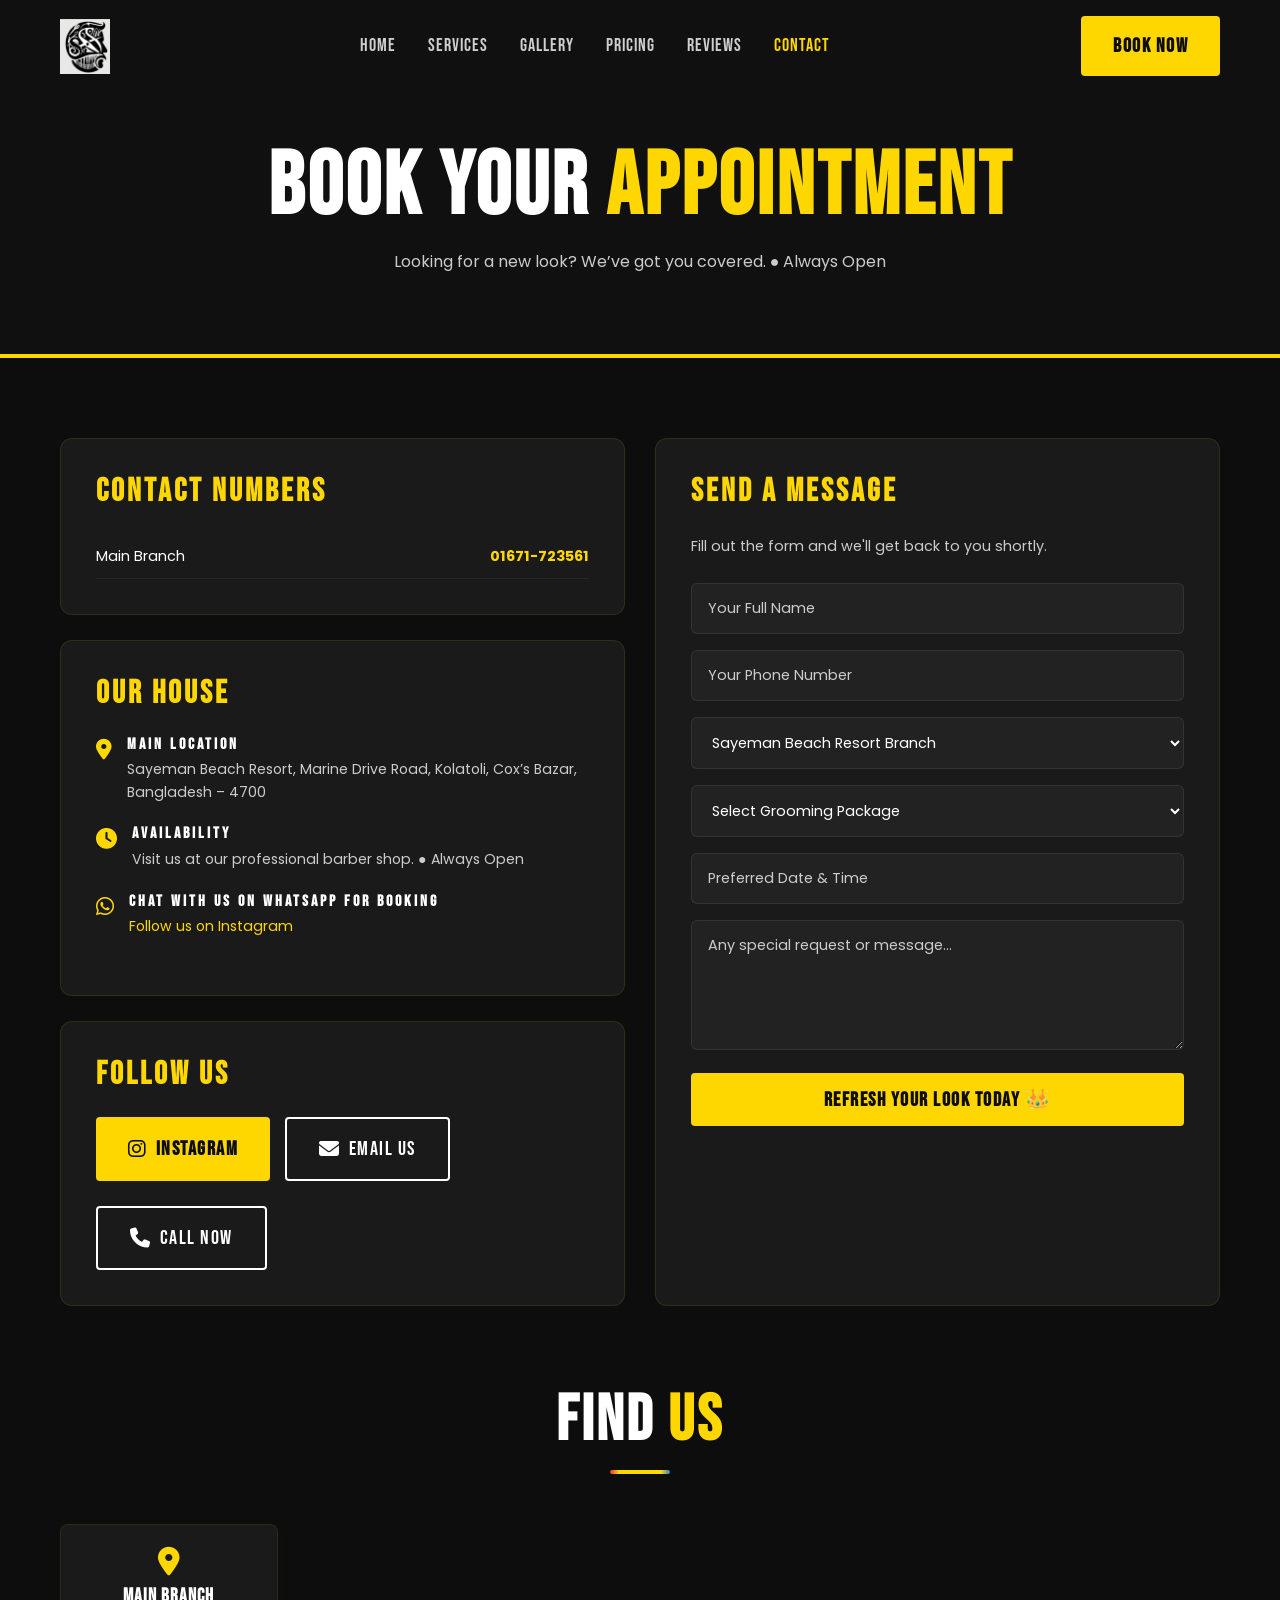
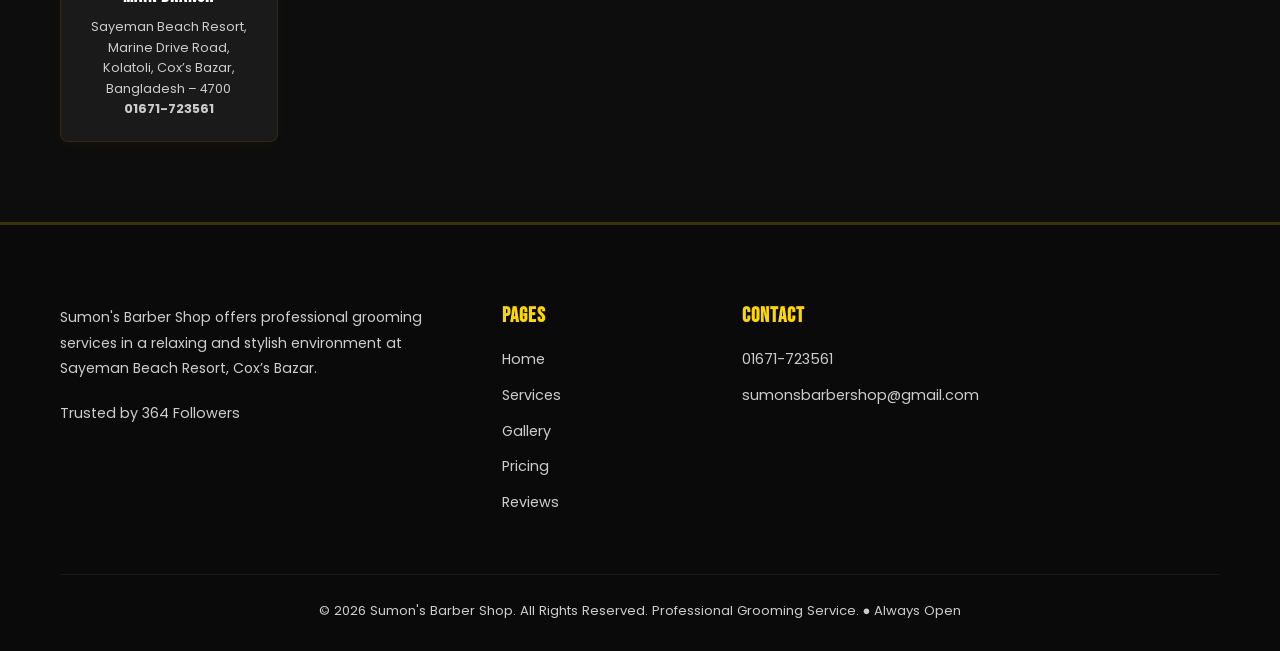
<file: contact.html>
<!DOCTYPE html>
<html lang="en">

<head>
    <meta charset="UTF-8">
    <meta name="viewport" content="width=device-width, initial-scale=1.0">
    <title>Contact | Sumon's Barber Shop</title>
    <link
        href="https://fonts.googleapis.com/css2?family=Bebas+Neue&family=Poppins:wght@300;400;500;600;700&display=swap"
        rel="stylesheet">
    <link rel="stylesheet" href="https://cdnjs.cloudflare.com/ajax/libs/font-awesome/6.4.0/css/all.min.css">
    <link rel="stylesheet" href="style.css">
</head>

<body>

    <header id="header">
        <div class="container nav-wrapper">
            <a href="index.html" class="logo"><img src="logo.png" alt="Sumon's Barber Shop Logo"></a>
            <nav class="nav-menu">
                <a href="index.html">Home</a><a href="services.html">Services</a>
                <a href="gallery.html">Gallery</a><a href="pricing.html">Pricing</a>
                <a href="reviews.html">Reviews</a><a href="contact.html" class="active">Contact</a>
            </nav>
            <a href="tel:+8801671723561" class="btn btn-yellow nav-book">Book Now</a>
            <button class="hamburger"><span></span><span></span><span></span></button>
        </div>
    </header>
    <div class="mobile-nav">
        <a href="index.html">Home</a><a href="services.html">Services</a><a href="gallery.html">Gallery</a>
        <a href="pricing.html">Pricing</a><a href="reviews.html">Reviews</a><a href="contact.html">Contact</a>
        <a href="contact.html" class="btn btn-yellow" style="margin-top:20px;text-align:center;">Book Now</a>
    </div>
    <div class="mobile-nav-overlay"></div>

    <section class="page-hero">
        <h1>BOOK YOUR <span>APPOINTMENT</span></h1>
        <p>Looking for a new look? We’ve got you covered. &#x25CF; Always Open</p>
    </section>

    <section class="section">
        <div class="container">
            <div class="contact-grid">

                <!-- Left: Info -->
                <div>
                    <!-- Phone Numbers -->
                    <div class="contact-card reveal">
                        <h3>Contact Numbers</h3>
                        <ul class="phone-list">
                             <li><span>Main Branch</span><strong>01671-723561</strong></li>
                        </ul>
                    </div>

                    <!-- Address -->
                    <div class="contact-card reveal" style="margin-top: 25px;">
                        <h3>OUR <span>HOUSE</span></h3>
                        <div class="contact-item">
                            <i class="fas fa-map-marker-alt"></i>
                            <div>
                                <h4>Main Location</h4>
                                  <p>Sayeman Beach Resort, Marine Drive Road, Kolatoli, Cox’s Bazar, Bangladesh – 4700</p>
                            </div>
                        </div>
                        <div class="contact-item">
                            <i class="fas fa-clock"></i>
                            <div>
                                <h4>Availability</h4>
                                  <p>Visit us at our professional barber shop. &#x25CF; Always Open</p>
                            </div>
                        </div>
                        <div class="contact-item">
                            <i class="fab fa-whatsapp"></i>
                            <div>
                                <h4>Chat with us on WhatsApp for booking</h4>
                                <p><a href="https://www.instagram.com/sumonsbarbershop0" target="_blank"
                                        style="color: var(--yellow);">Follow us on Instagram</a></p>
                            </div>
                        </div>
                    </div>

                    <!-- Social -->
                    <div class="contact-card reveal" style="margin-top: 25px;">
                        <h3>Follow Us</h3>
                        <div style="display: flex; gap: 15px; flex-wrap: wrap; margin-top: 5px;">
                            <a href="https://www.instagram.com/sumonsbarbershop0" target="_blank" class="btn btn-yellow"
                                style="gap: 8px;"><i class="fab fa-instagram"></i> Instagram</a>
                            <a href="mailto:sumonsbarbershop@gmail.com" target="_blank" class="btn btn-outline"
                                style="gap: 8px;"><i class="fas fa-envelope"></i> Email Us</a>
                            <a href="tel:+8801671723561" target="_blank" class="btn btn-outline"
                                style="gap: 8px; margin-top: 10px;"><i class="fas fa-phone"></i> Call Now</a>
                        </div>
                    </div>
                </div>

                <!-- Right: Form -->
                <div class="contact-card reveal">
                    <h3>Send a Message</h3>
                    <p style="color: var(--gray); margin-bottom: 25px; font-size: 0.9rem;">Fill out the form and we'll
                        get back to you shortly.</p>
                    <form id="contact-form" class="contact-form">
                        <input type="text" name="name" placeholder="Your Full Name" required>
                        <input type="tel" name="phone" placeholder="Your Phone Number" required>
                        <select name="location">
                            <option value="cox-bazar">Sayeman Beach Resort Branch</option>
                        </select>
                        <select name="service">
                            <option value="" disabled selected>Select Grooming Package</option>
                            <option value="gentleman-cut">THE GENTLEMAN’S CUT – 399 BDT</option>
                            <option value="royal-groom">ROYAL GROOM PACKAGE – 650 BDT</option>
                            <option value="urban-king">THE URBAN KING – 1050 BDT</option>
                            <option value="signature-look">SIGNATURE LOOK – 1650 BDT</option>
                            <option value="executive-refresh">EXECUTIVE REFRESH – 2550 BDT</option>
                            <option value="royal-treatment">ROYAL TREATMENT – 2999 BDT</option>
                        </select>
                        <input type="text" name="date" placeholder="Preferred Date & Time">
                        <textarea name="message" placeholder="Any special request or message..."></textarea>
                         <button type="submit" class="btn btn-yellow btn-block">Refresh Your Look Today 👑</button>
                    </form>
                </div>

            </div>

            <!-- Location Grid -->
            <div class="section-title reveal" style="margin-top: 80px;">
                <h2>FIND <span>US</span></h2>
                <div class="title-line"></div>
            </div>
            <div class="branch-grid">
                <div class="branch-card reveal">
                    <i class="fas fa-map-marker-alt"></i>
                    <h4>Main Branch</h4>
                    <span>Sayeman Beach Resort, Marine Drive Road, Kolatoli, Cox’s Bazar, Bangladesh – 4700<br><strong>01671-723561</strong></span>
                </div>
            </div>

        </div>
    </section>

    <footer>
        <div class="container">
            <div class="footer-top">
                <div class="footer-brand">
                    <p>Sumon's Barber Shop offers professional grooming services in a relaxing and stylish environment at Sayeman Beach Resort, Cox’s Bazar.</p>
                    <div class="social-row">
                        <p style="color: var(--gray); font-size: 0.9rem;">Trusted by 364 Followers</p>
                    </div>
                </div>
                <div class="footer-col">
                    <h4>Pages</h4>
                    <ul>
                        <li><a href="index.html">Home</a></li>
                        <li><a href="services.html">Services</a></li>
                        <li><a href="gallery.html">Gallery</a></li>
                        <li><a href="pricing.html">Pricing</a></li>
                        <li><a href="reviews.html">Reviews</a></li>
                    </ul>
                </div>
                <div class="footer-col">
                    <h4>Contact</h4>
                    <ul>
                        <li><a href="tel:+8801671723561">01671-723561</a></li>
                        <li><a href="mailto:sumonsbarbershop@gmail.com">sumonsbarbershop@gmail.com</a></li>
                    </ul>
                </div>
            </div>
            <div class="footer-bottom">&copy; 2026 Sumon's Barber Shop. All Rights Reserved. Professional Grooming Service. &#x25CF; Always Open</div>
        </div>
    </footer>
    <script src="script.js"></script>
</body>

</html>
</file>
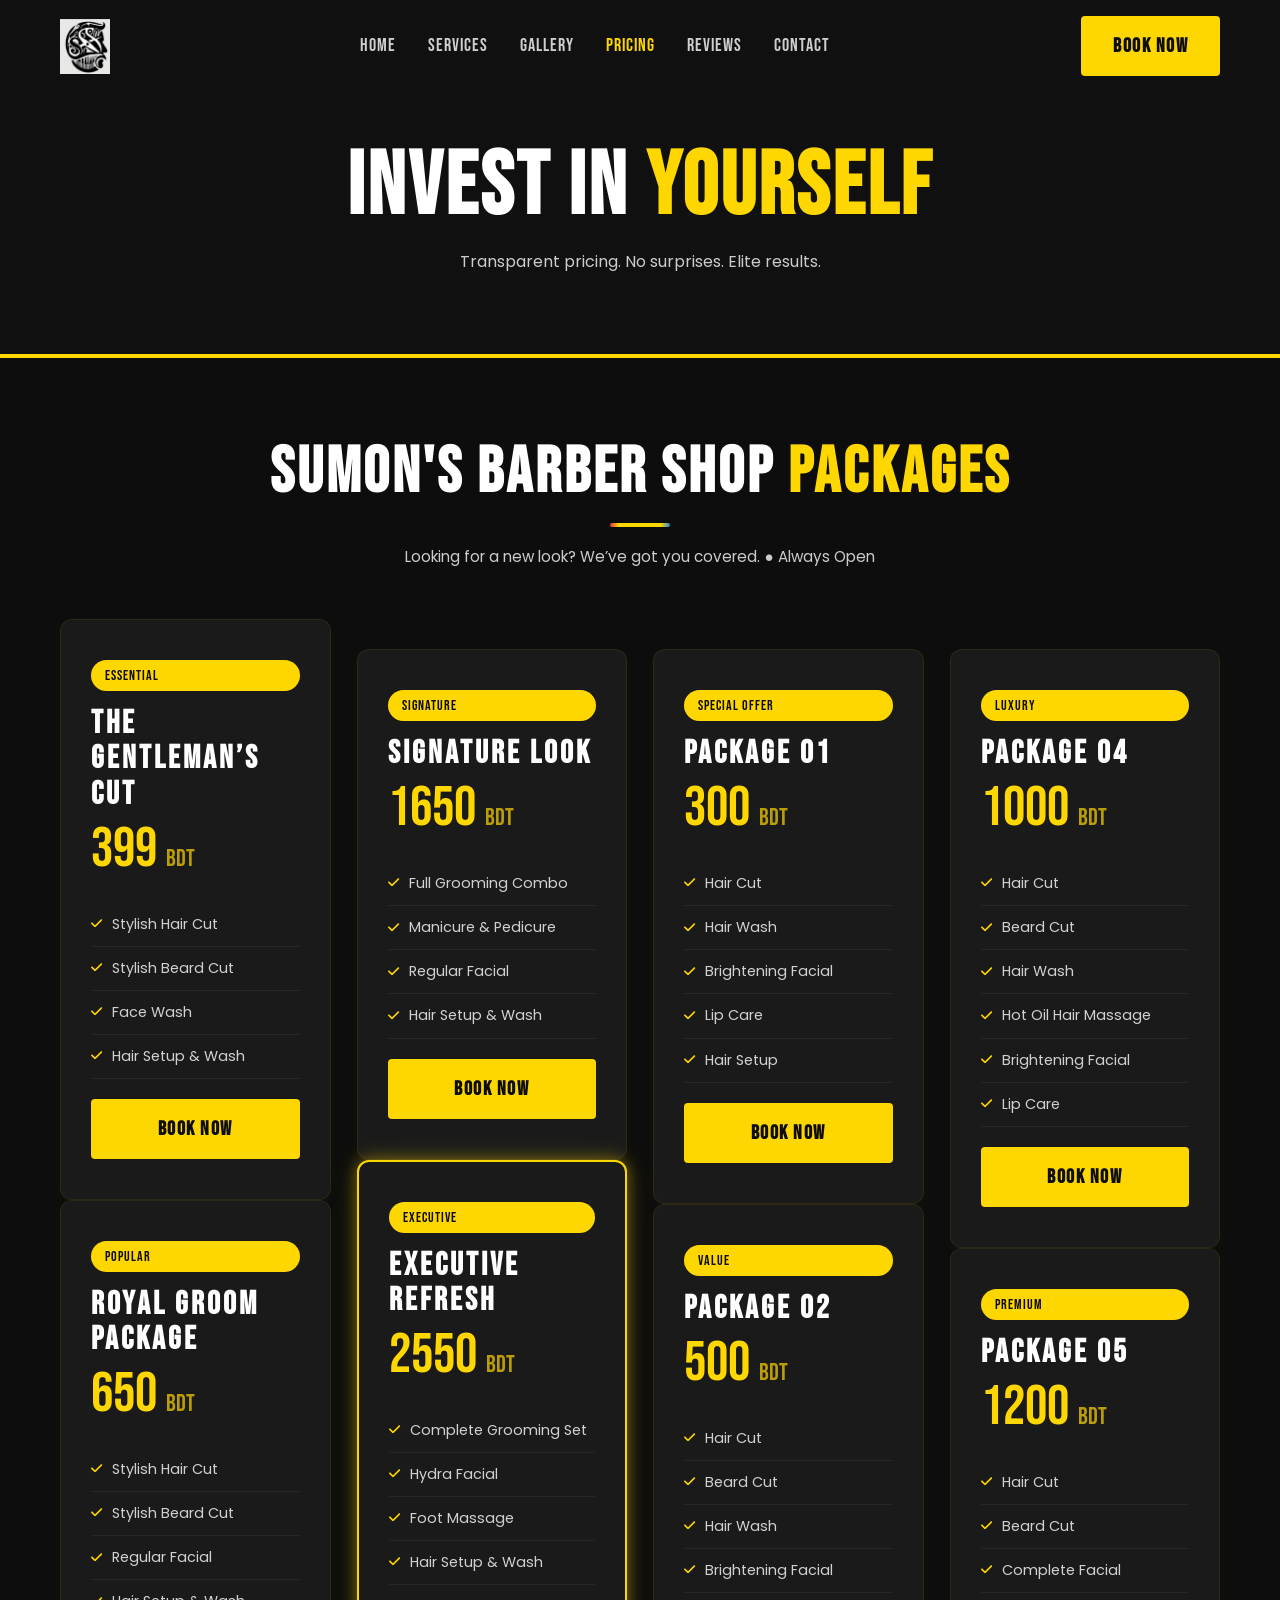
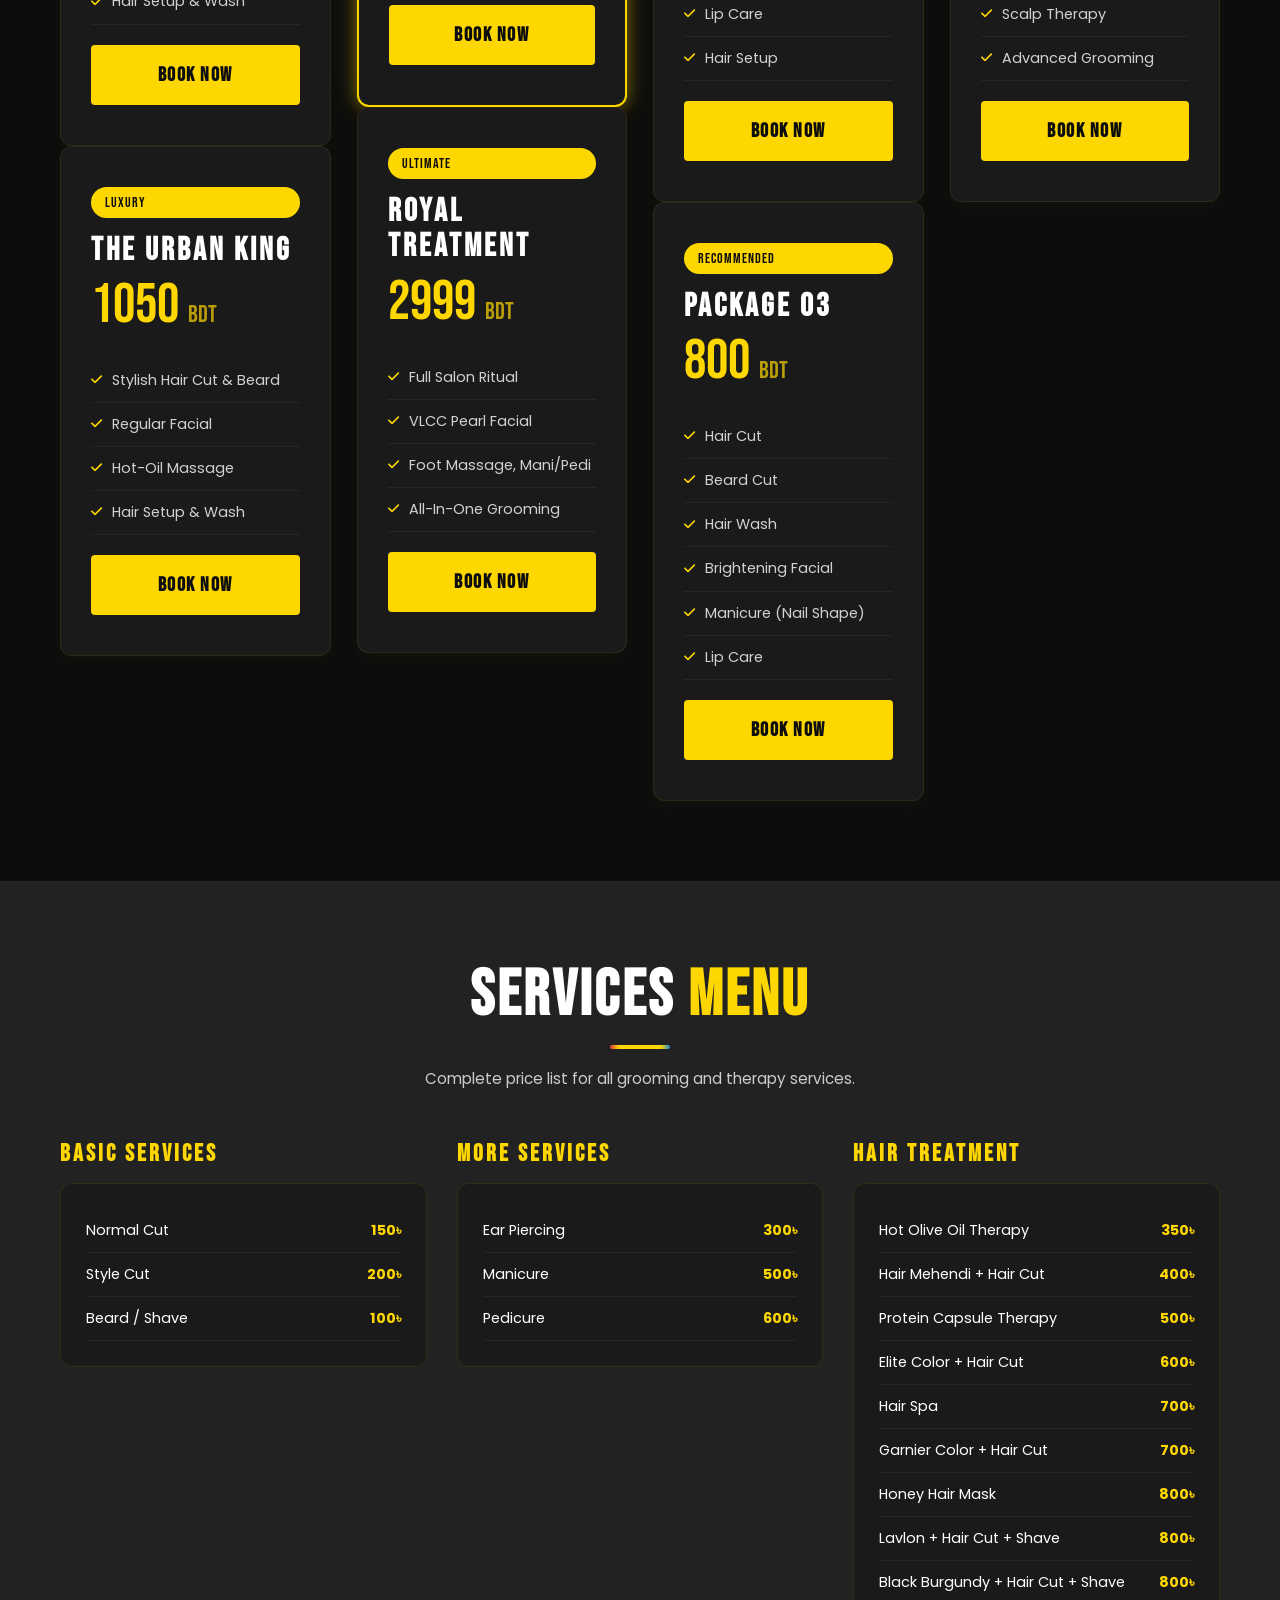
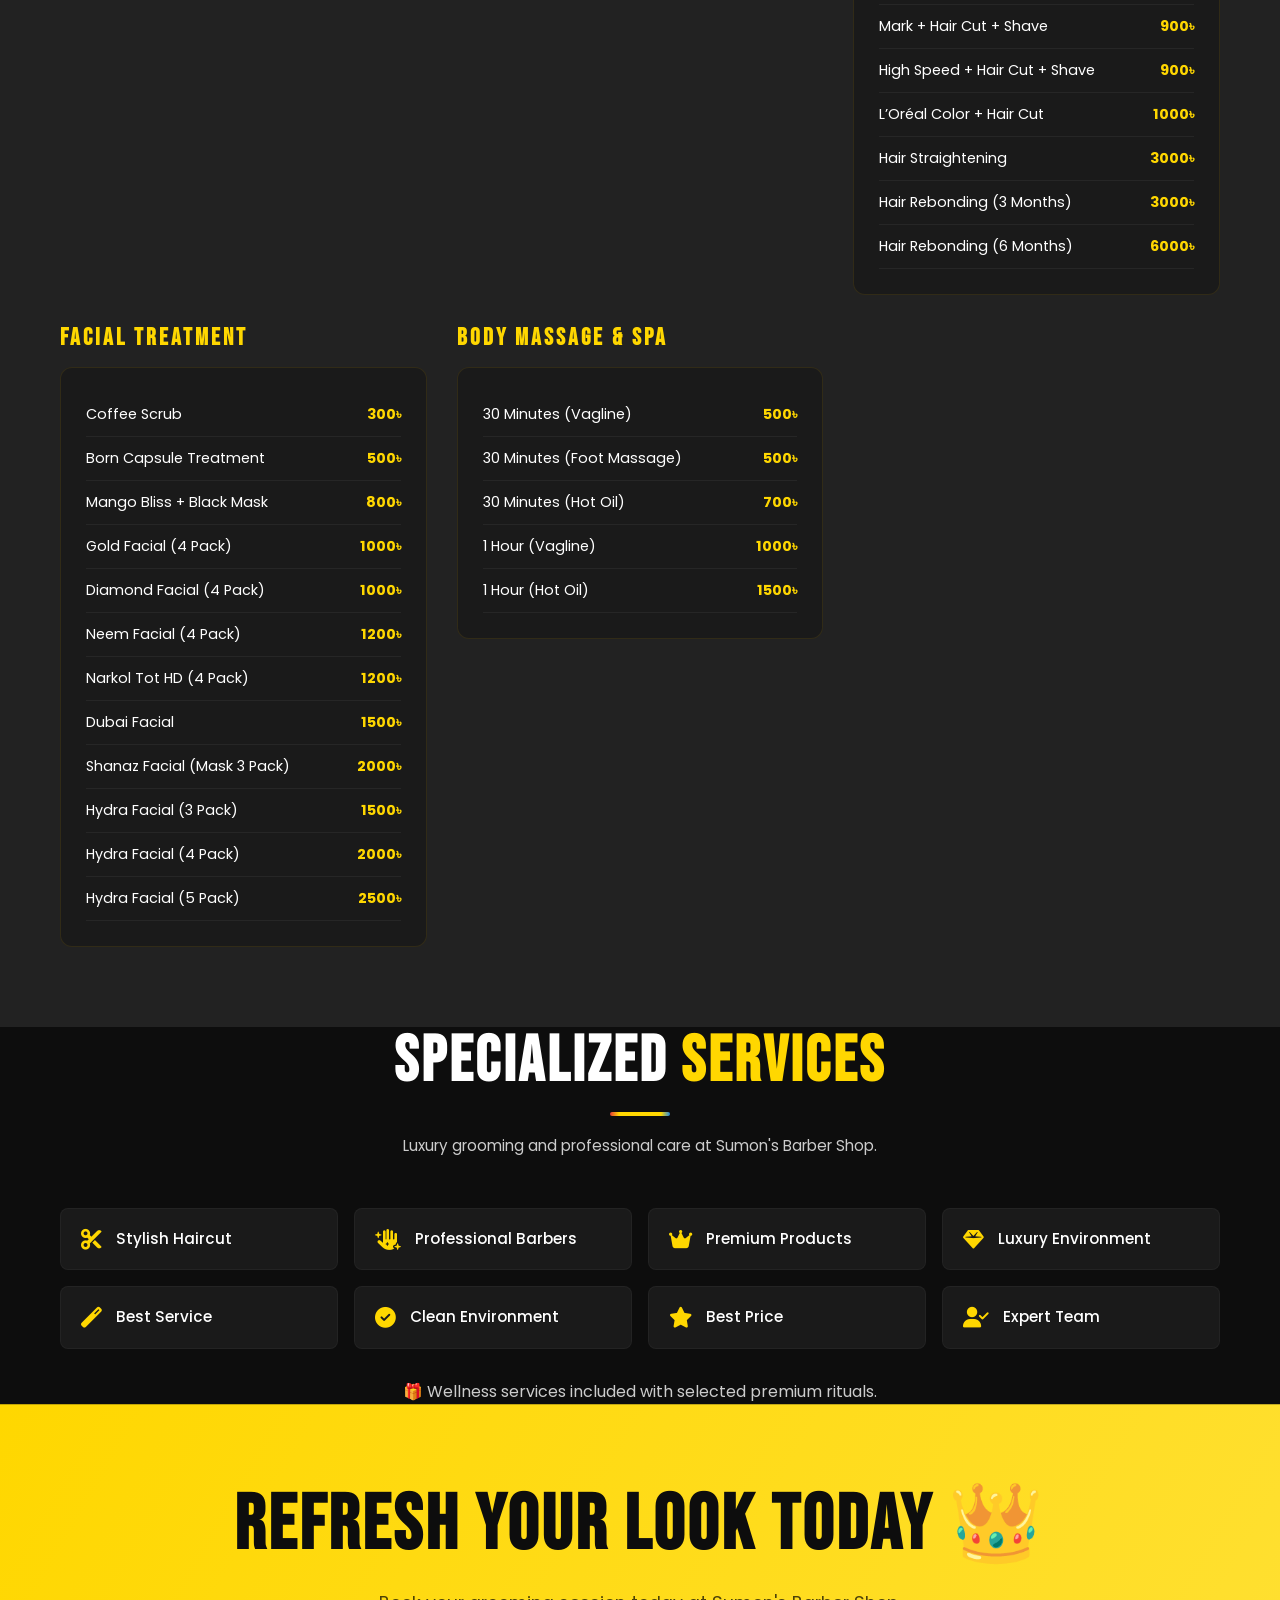
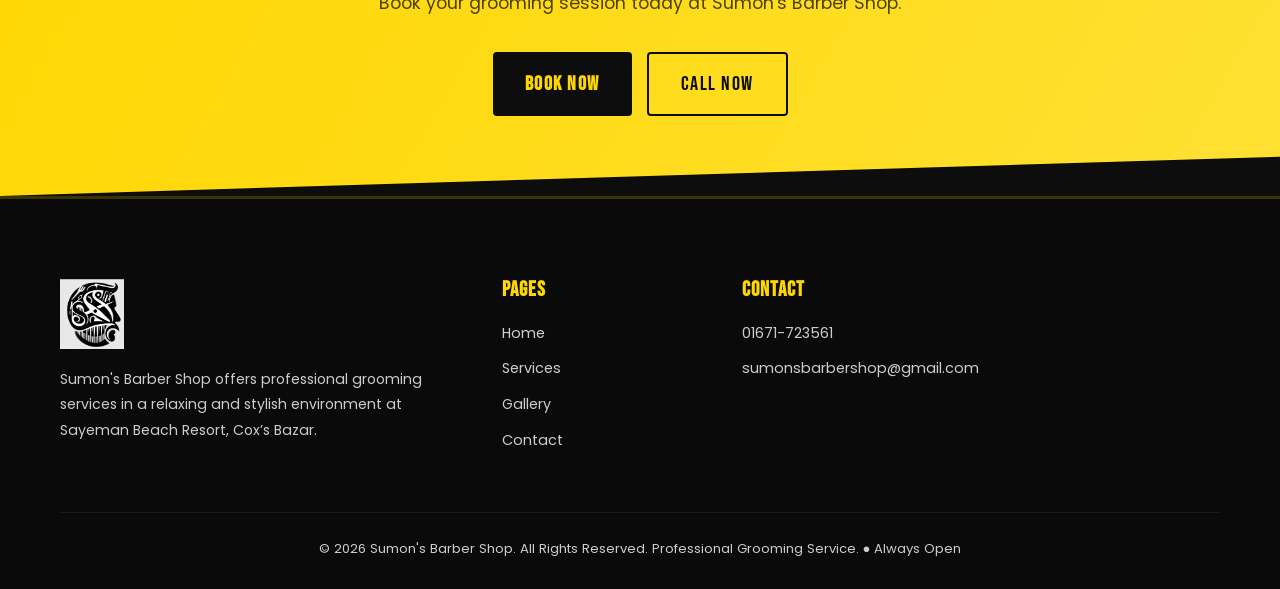
<file: pricing.html>
<!DOCTYPE html>
<html lang="en">

<head>
    <meta charset="UTF-8">
    <meta name="viewport" content="width=device-width, initial-scale=1.0">
    <title>Pricing | Sumon's Barber Shop</title>
    <link
        href="https://fonts.googleapis.com/css2?family=Bebas+Neue&family=Poppins:wght@300;400;500;600;700&display=swap"
        rel="stylesheet">
    <link rel="stylesheet" href="https://cdnjs.cloudflare.com/ajax/libs/font-awesome/6.4.0/css/all.min.css">
    <link rel="stylesheet" href="style.css">
</head>

<body>
    <header id="header">
        <div class="container nav-wrapper">
            <a href="index.html" class="logo"><img src="logo.png" alt="Sumon's Barber Shop Logo"></a>
            <nav class="nav-menu">
                <a href="index.html">Home</a><a href="services.html">Services</a>
                <a href="gallery.html">Gallery</a><a href="pricing.html" class="active">Pricing</a>
                <a href="reviews.html">Reviews</a><a href="contact.html">Contact</a>
            </nav>
            <a href="tel:+8801671723561" class="btn btn-yellow nav-book">Book Now</a>
            <button class="hamburger"><span></span><span></span><span></span></button>
        </div>
    </header>
    <div class="mobile-nav">
        <a href="index.html">Home</a><a href="services.html">Services</a><a href="gallery.html">Gallery</a>
        <a href="pricing.html">Pricing</a><a href="reviews.html">Reviews</a><a href="contact.html">Contact</a>
        <a href="contact.html" class="btn btn-yellow" style="margin-top:20px;text-align:center;">Book Now</a>
    </div>
    <div class="mobile-nav-overlay"></div>

    <section class="page-hero">
        <h1>INVEST IN <span>YOURSELF</span></h1>
        <p>Transparent pricing. No surprises. Elite results.</p>
    </section>

    <!-- PACKAGES -->
    <section class="section">
        <div class="container">
            <div class="section-title reveal">
                <h2>Sumon's Barber Shop <span>PACKAGES</span></h2>
                <div class="title-line"></div>
                <p>Looking for a new look? We’ve got you covered. &#x25CF; Always Open
                </p>
            </div>
            <div class="pricing-grid">
                <div class="price-cards-row">
                    <div class="price-card reveal reveal-delay-1">
                        <div class="badge">Essential</div>
                        <h3>THE GENTLEMAN’S CUT</h3>
                        <div class="price-amount">399 <span class="price-currency">BDT</span></div>
                        <ul>
                            <li><i class="fas fa-check"></i> Stylish Hair Cut</li>
                            <li><i class="fas fa-check"></i> Stylish Beard Cut</li>
                            <li><i class="fas fa-check"></i> Face Wash</li>
                            <li><i class="fas fa-check"></i> Hair Setup & Wash</li>
                        </ul>
                        <a href="tel:+8801671723561" class="btn btn-yellow btn-block">Book Now</a>
                    </div>
                    <div class="price-card reveal reveal-delay-2">
                        <div class="badge">Popular</div>
                        <h3>ROYAL GROOM PACKAGE</h3>
                        <div class="price-amount">650 <span class="price-currency">BDT</span></div>
                        <ul>
                            <li><i class="fas fa-check"></i> Stylish Hair Cut</li>
                            <li><i class="fas fa-check"></i> Stylish Beard Cut</li>
                            <li><i class="fas fa-check"></i> Regular Facial</li>
                            <li><i class="fas fa-check"></i> Hair Setup & Wash</li>
                        </ul>
                        <a href="tel:+8801671723561" class="btn btn-yellow btn-block">Book Now</a>
                    </div>
                    <div class="price-card reveal reveal-delay-3">
                        <div class="badge">Luxury</div>
                        <h3>THE URBAN KING</h3>
                        <div class="price-amount">1050 <span class="price-currency">BDT</span></div>
                        <ul>
                            <li><i class="fas fa-check"></i> Stylish Hair Cut & Beard</li>
                            <li><i class="fas fa-check"></i> Regular Facial</li>
                            <li><i class="fas fa-check"></i> Hot-Oil Massage</li>
                            <li><i class="fas fa-check"></i> Hair Setup & Wash</li>
                        </ul>
                        <a href="tel:+8801671723561" class="btn btn-yellow btn-block">Book Now</a>
                    </div>
                </div>
                <div class="price-cards-row" style="margin-top: 30px;">
                    <div class="price-card reveal reveal-delay-1">
                        <div class="badge">Signature</div>
                        <h3>SIGNATURE LOOK</h3>
                        <div class="price-amount">1650 <span class="price-currency">BDT</span></div>
                        <ul>
                            <li><i class="fas fa-check"></i> Full Grooming Combo</li>
                            <li><i class="fas fa-check"></i> Manicure & Pedicure</li>
                            <li><i class="fas fa-check"></i> Regular Facial</li>
                            <li><i class="fas fa-check"></i> Hair Setup & Wash</li>
                        </ul>
                        <a href="tel:+8801671723561" class="btn btn-yellow btn-block">Book Now</a>
                    </div>
                    <div class="price-card featured reveal reveal-delay-2">
                        <div class="badge">Executive</div>
                        <h3>EXECUTIVE REFRESH</h3>
                        <div class="price-amount">2550 <span class="price-currency">BDT</span></div>
                        <ul>
                            <li><i class="fas fa-check"></i> Complete Grooming Set</li>
                            <li><i class="fas fa-check"></i> Hydra Facial</li>
                            <li><i class="fas fa-check"></i> Foot Massage</li>
                            <li><i class="fas fa-check"></i> Hair Setup & Wash</li>
                        </ul>
                        <a href="tel:+8801671723561" class="btn btn-yellow btn-block">Book Now</a>
                    </div>
                    <div class="price-card reveal reveal-delay-3">
                        <div class="badge">Ultimate</div>
                        <h3>ROYAL TREATMENT</h3>
                        <div class="price-amount">2999 <span class="price-currency">BDT</span></div>
                        <ul>
                            <li><i class="fas fa-check"></i> Full Salon Ritual</li>
                            <li><i class="fas fa-check"></i> VLCC Pearl Facial</li>
                            <li><i class="fas fa-check"></i> Foot Massage, Mani/Pedi</li>
                            <li><i class="fas fa-check"></i> All-In-One Grooming</li>
                        </ul>
                        <a href="tel:+8801671723561" class="btn btn-yellow btn-block">Book Now</a>
                    </div>
                </div>
                <div class="price-cards-row" style="margin-top: 30px;">
                    <div class="price-card reveal">
                        <div class="badge">Special Offer</div>
                        <h3>Package 01</h3>
                        <div class="price-amount">300 <span class="price-currency">BDT</span></div>
                        <ul>
                            <li><i class="fas fa-check"></i> Hair Cut</li>
                            <li><i class="fas fa-check"></i> Hair Wash</li>
                            <li><i class="fas fa-check"></i> Brightening Facial</li>
                            <li><i class="fas fa-check"></i> Lip Care</li>
                            <li><i class="fas fa-check"></i> Hair Setup</li>
                        </ul>
                        <a href="tel:+8801671723561" class="btn btn-yellow btn-block">Book Now</a>
                    </div>
                    <div class="price-card reveal reveal-delay-1">
                        <div class="badge">Value</div>
                        <h3>Package 02</h3>
                        <div class="price-amount">500 <span class="price-currency">BDT</span></div>
                        <ul>
                            <li><i class="fas fa-check"></i> Hair Cut</li>
                            <li><i class="fas fa-check"></i> Beard Cut</li>
                            <li><i class="fas fa-check"></i> Hair Wash</li>
                            <li><i class="fas fa-check"></i> Brightening Facial</li>
                            <li><i class="fas fa-check"></i> Lip Care</li>
                            <li><i class="fas fa-check"></i> Hair Setup</li>
                        </ul>
                        <a href="tel:+8801671723561" class="btn btn-yellow btn-block">Book Now</a>
                    </div>
                    <div class="price-card reveal reveal-delay-2">
                        <div class="badge">Recommended</div>
                        <h3>Package 03</h3>
                        <div class="price-amount">800 <span class="price-currency">BDT</span></div>
                        <ul>
                            <li><i class="fas fa-check"></i> Hair Cut</li>
                            <li><i class="fas fa-check"></i> Beard Cut</li>
                            <li><i class="fas fa-check"></i> Hair Wash</li>
                            <li><i class="fas fa-check"></i> Brightening Facial</li>
                            <li><i class="fas fa-check"></i> Manicure (Nail Shape)</li>
                            <li><i class="fas fa-check"></i> Lip Care</li>
                        </ul>
                        <a href="tel:+8801671723561" class="btn btn-yellow btn-block">Book Now</a>
                    </div>
                </div>
                <div class="price-cards-row" style="margin-top: 30px;">
                    <div class="price-card reveal">
                        <div class="badge">Luxury</div>
                        <h3>Package 04</h3>
                        <div class="price-amount">1000 <span class="price-currency">BDT</span></div>
                        <ul>
                            <li><i class="fas fa-check"></i> Hair Cut</li>
                            <li><i class="fas fa-check"></i> Beard Cut</li>
                            <li><i class="fas fa-check"></i> Hair Wash</li>
                            <li><i class="fas fa-check"></i> Hot Oil Hair Massage</li>
                            <li><i class="fas fa-check"></i> Brightening Facial</li>
                            <li><i class="fas fa-check"></i> Lip Care</li>
                        </ul>
                        <a href="tel:+8801671723561" class="btn btn-yellow btn-block">Book Now</a>
                    </div>
                    <div class="price-card reveal reveal-delay-1">
                        <div class="badge">Premium</div>
                        <h3>Package 05</h3>
                        <div class="price-amount">1200 <span class="price-currency">BDT</span></div>
                        <ul>
                            <li><i class="fas fa-check"></i> Hair Cut</li>
                            <li><i class="fas fa-check"></i> Beard Cut</li>
                            <li><i class="fas fa-check"></i> Complete Facial</li>
                            <li><i class="fas fa-check"></i> Scalp Therapy</li>
                            <li><i class="fas fa-check"></i> Advanced Grooming</li>
                        </ul>
                        <a href="tel:+8801671723561" class="btn btn-yellow btn-block">Book Now</a>
                    </div>
                </div>
            </div>
        </div>
    </section>

    <!-- SPECIALIZED SERVICES LIST -->
    <!-- DETAILED SERVICE MENU -->
    <section class="section section--darker">
        <div class="container">
            <div class="section-title reveal">
                <h2>SERVICES <span>MENU</span></h2>
                <div class="title-line"></div>
                <p>Complete price list for all grooming and therapy services.</p>
            </div>

            <div style="display: grid; grid-template-columns: repeat(auto-fit, minmax(300px, 1fr)); gap: 30px;">
                <!-- CATEGORY: BASIC SERVICES -->
                <div class="menu-category reveal">
                    <h3 style="color: var(--yellow); margin-bottom: 15px; font-size: 1.5rem;">Basic Services</h3>
                    <ul class="phone-list"
                        style="border: 1px solid rgba(255,193,7,0.1); padding: 25px; border-radius: 12px; background: var(--black-2);">
                        <li>Normal Cut <strong>150৳</strong></li>
                        <li>Style Cut <strong>200৳</strong></li>
                        <li>Beard / Shave <strong>100৳</strong></li>
                    </ul>
                </div>

                <!-- CATEGORY: MORE SERVICES -->
                <div class="menu-category reveal reveal-delay-1">
                    <h3 style="color: var(--yellow); margin-bottom: 15px; font-size: 1.5rem;">More Services</h3>
                    <ul class="phone-list"
                        style="border: 1px solid rgba(255,193,7,0.1); padding: 25px; border-radius: 12px; background: var(--black-2);">
                        <li>Ear Piercing <strong>300৳</strong></li>
                        <li>Manicure <strong>500৳</strong></li>
                        <li>Pedicure <strong>600৳</strong></li>
                    </ul>
                </div>

                <!-- CATEGORY: HAIR COLOR & TREATMENT -->
                <div class="menu-category reveal reveal-delay-2">
                    <h3 style="color: var(--yellow); margin-bottom: 15px; font-size: 1.5rem;">Hair Treatment</h3>
                    <ul class="phone-list"
                        style="border: 1px solid rgba(255,193,7,0.1); padding: 25px; border-radius: 12px; background: var(--black-2);">
                        <li>Hot Olive Oil Therapy <strong>350৳</strong></li>
                        <li>Hair Mehendi + Hair Cut <strong>400৳</strong></li>
                        <li>Protein Capsule Therapy <strong>500৳</strong></li>
                        <li>Elite Color + Hair Cut <strong>600৳</strong></li>
                        <li>Hair Spa <strong>700৳</strong></li>
                        <li>Garnier Color + Hair Cut <strong>700৳</strong></li>
                        <li>Honey Hair Mask <strong>800৳</strong></li>
                        <li>Lavlon + Hair Cut + Shave <strong>800৳</strong></li>
                        <li>Black Burgundy + Hair Cut + Shave <strong>800৳</strong></li>
                        <li>Mark + Hair Cut + Shave <strong>900৳</strong></li>
                        <li>High Speed + Hair Cut + Shave <strong>900৳</strong></li>
                        <li>L’Oréal Color + Hair Cut <strong>1000৳</strong></li>
                        <li>Hair Straightening <strong>3000৳</strong></li>
                        <li>Hair Rebonding (3 Months) <strong>3000৳</strong></li>
                        <li>Hair Rebonding (6 Months) <strong>6000৳</strong></li>
                    </ul>
                </div>

                <!-- CATEGORY: FACIAL TREATMENT -->
                <div class="menu-category reveal">
                    <h3 style="color: var(--yellow); margin-bottom: 15px; font-size: 1.5rem;">Facial Treatment</h3>
                    <ul class="phone-list"
                        style="border: 1px solid rgba(255,193,7,0.1); padding: 25px; border-radius: 12px; background: var(--black-2);">
                        <li>Coffee Scrub <strong>300৳</strong></li>
                        <li>Born Capsule Treatment <strong>500৳</strong></li>
                        <li>Mango Bliss + Black Mask <strong>800৳</strong></li>
                        <li>Gold Facial (4 Pack) <strong>1000৳</strong></li>
                        <li>Diamond Facial (4 Pack) <strong>1000৳</strong></li>
                        <li>Neem Facial (4 Pack) <strong>1200৳</strong></li>
                        <li>Narkol Tot HD (4 Pack) <strong>1200৳</strong></li>
                        <li>Dubai Facial <strong>1500৳</strong></li>
                        <li>Shanaz Facial (Mask 3 Pack) <strong>2000৳</strong></li>
                        <li>Hydra Facial (3 Pack) <strong>1500৳</strong></li>
                        <li>Hydra Facial (4 Pack) <strong>2000৳</strong></li>
                        <li>Hydra Facial (5 Pack) <strong>2500৳</strong></li>
                    </ul>
                </div>

                <!-- CATEGORY: BODY MASSAGE & SPA -->
                <div class="menu-category reveal reveal-delay-1">
                    <h3 style="color: var(--yellow); margin-bottom: 15px; font-size: 1.5rem;">Body Massage & Spa</h3>
                    <ul class="phone-list"
                        style="border: 1px solid rgba(255,193,7,0.1); padding: 25px; border-radius: 12px; background: var(--black-2);">
                        <li>30 Minutes (Vagline) <strong>500৳</strong></li>
                        <li>30 Minutes (Foot Massage) <strong>500৳</strong></li>
                        <li>30 Minutes (Hot Oil) <strong>700৳</strong></li>
                        <li>1 Hour (Vagline) <strong>1000৳</strong></li>
                        <li>1 Hour (Hot Oil) <strong>1500৳</strong></li>
                    </ul>
                </div>
            </div>
        </div>
    </section>
        <div class="container">
            <div class="section-title reveal">
                <h2>SPECIALIZED <span>SERVICES</span></h2>
                <div class="title-line"></div>
                <p>Luxury grooming and professional care at Sumon's Barber Shop.</p>
            </div>
            <div class="spec-grid">
                <div class="spec-item reveal"><i class="fas fa-cut"></i><span>Stylish Haircut</span></div>
                <div class="spec-item reveal reveal-delay-1"><i class="fas fa-hand-sparkles"></i><span>Professional
                        Barbers</span></div>
                <div class="spec-item reveal reveal-delay-2"><i class="fas fa-crown"></i><span>Premium Products</span>
                </div>
                <div class="spec-item reveal reveal-delay-3"><i class="fas fa-gem"></i><span>Luxury Environment</span>
                </div>
                <div class="spec-item reveal"><i class="fas fa-magic"></i><span>Best Service</span></div>
                <div class="spec-item reveal reveal-delay-1"><i class="fas fa-check-circle"></i><span>Clean
                        Environment</span></div>
                <div class="spec-item reveal reveal-delay-2"><i class="fas fa-star"></i><span>Best Price</span></div>
                <div class="spec-item reveal reveal-delay-3"><i class="fas fa-user-check"></i><span>Expert Team</span>
                </div>
            </div>
            <p class="text-center reveal" style="margin-top:30px;color:var(--gray);">&#127873; Wellness services
                included with selected premium rituals.</p>
        </div>
    </section>

    <section class="cta-band">
        <div class="container">
            <h2 class="reveal">REFRESH YOUR LOOK TODAY 👑</h2>
            <p class="reveal">Book your grooming session today at Sumon's Barber Shop.</p>
            <div class="cta-band-btns reveal">
                <a href="tel:+8801671723561" class="btn btn-yellow">Book Now</a>
                <a href="tel:+8801671723561" class="btn btn-outline">Call Now</a>
            </div>
        </div>
    </section>

    <footer>
        <div class="container">
            <div class="footer-top">
                <div class="footer-brand">
                    <a href="index.html" class="logo"><img src="logo.png" alt="Sumon's Barber Shop Logo"></a>
                    <p>Sumon's Barber Shop offers professional grooming services in a relaxing and stylish environment at Sayeman Beach Resort, Cox’s Bazar.</p>
                </div>
                <div class="footer-col">
                    <h4>Pages</h4>
                    <ul>
                        <li><a href="index.html">Home</a></li>
                        <li><a href="services.html">Services</a></li>
                        <li><a href="gallery.html">Gallery</a></li>
                        <li><a href="contact.html">Contact</a></li>
                    </ul>
                </div>
                <div class="footer-col">
                    <h4>Contact</h4>
                    <ul>
                        <li><a href="tel:+8801671723561">01671-723561</a></li>
                        <li><a href="mailto:sumonsbarbershop@gmail.com">sumonsbarbershop@gmail.com</a></li>
                    </ul>
                </div>
            </div>
            <div class="footer-bottom">&copy; 2026 Sumon's Barber Shop. All Rights Reserved. Professional Grooming Service. &#x25CF; Always Open</div>
        </div>
    </footer>
    <script src="script.js"></script>
</body>

</html>
</file>
<file: style.css>
/* =============================================
   Barber House BD - Global CSS
   Master Design System — Mobile First
   ============================================= */

@import url('https://fonts.googleapis.com/css2?family=Bebas+Neue&family=Poppins:wght@300;400;500;600;700&display=swap');

:root {
    --yellow: #FFD700;
    --yellow-light: #FFE033;
    --black: #0D0D0D;
    --black-2: #1A1A1A;
    --black-3: #222222;
    --white: #FFFFFF;
    --gray: #CCCCCC;
    --red: #E53935;
    --blue: #1E88E5;
    --glow: 0 0 15px rgba(255, 215, 0, 0.4), 0 0 30px rgba(255, 215, 0, 0.15);
    --card-shadow: 0 10px 30px rgba(0, 0, 0, 0.5);
    --transition: 0.35s ease;
}

/* --- RESET & BASE --- */
*,
*::before,
*::after {
    margin: 0;
    padding: 0;
    box-sizing: border-box;
}

html {
    scroll-behavior: smooth;
    font-size: 16px;
}

body {
    background: var(--black);
    color: var(--white);
    font-family: 'Poppins', sans-serif;
    overflow-x: hidden;
    line-height: 1.6;
}

a {
    text-decoration: none;
    color: inherit;
    transition: color var(--transition);
}

ul {
    list-style: none;
}

img {
    max-width: 100%;
    display: block;
}

h1,
h2,
h3,
h4 {
    font-family: 'Bebas Neue', cursive;
    letter-spacing: 3px;
    text-transform: uppercase;
    line-height: 1.1;
}

/* --- UTILITIES --- */
.container {
    width: 100%;
    max-width: 1200px;
    margin: 0 auto;
    padding: 0 20px;
}

.section {
    padding: 80px 0;
}

.section--dark {
    background: var(--black-2);
}

.section--darker {
    background: var(--black-3);
}

.text-center {
    text-align: center;
}

.text-yellow {
    color: var(--yellow);
}

.gap {
    margin-top: 50px;
}

/* --- SECTION TITLES --- */
.section-title {
    text-align: center;
    margin-bottom: 50px;
}

.section-title h2 {
    font-size: clamp(2.5rem, 6vw, 4rem);
    color: var(--white);
}

.section-title h2 span {
    color: var(--yellow);
}

.title-line {
    width: 60px;
    height: 4px;
    background: linear-gradient(90deg, var(--red) 0%, var(--yellow) 15%, var(--yellow) 85%, var(--blue) 100%);
    margin: 14px auto 18px;
    border-radius: 4px;
}

.section-title p {
    color: var(--gray);
    max-width: 550px;
    margin: 0 auto;
    font-size: 0.95rem;
}

/* --- BUTTONS --- */
.btn {
    display: inline-flex;
    align-items: center;
    justify-content: center;
    gap: 8px;
    padding: 14px 32px;
    font-family: 'Bebas Neue', cursive;
    font-size: 1.25rem;
    letter-spacing: 1.5px;
    border-radius: 4px;
    border: none;
    cursor: pointer;
    transition: all var(--transition);
    text-transform: uppercase;
}

.btn-yellow {
    background: var(--yellow);
    color: var(--black);
    font-weight: 700;
    box-shadow: 0 0 0 rgba(255, 215, 0, 0);
}

.btn-yellow:hover {
    background: var(--yellow-light);
    box-shadow: var(--glow);
    transform: translateY(-3px);
}

.btn-outline {
    background: transparent;
    color: var(--white);
    border: 2px solid var(--white);
}

.btn-outline:hover {
    background: var(--white);
    color: var(--black);
    transform: translateY(-3px);
}

.btn-outline-yellow {
    background: transparent;
    color: var(--yellow);
    border: 2px solid var(--yellow);
}

.btn-outline-yellow:hover {
    background: var(--yellow);
    color: var(--black);
    box-shadow: var(--glow);
}

.btn-block {
    width: 100%;
}

/* =============================================
   HEADER
   ============================================= */
#header {
    position: fixed;
    top: 0;
    left: 0;
    width: 100%;
    z-index: 1000;
    padding: 16px 0;
    transition: background var(--transition), padding var(--transition);
}

#header.scrolled {
    background: rgba(13, 13, 13, 0.97);
    padding: 10px 0;
    border-bottom: 2px solid rgba(255, 215, 0, 0.15);
    backdrop-filter: blur(12px);
}

.nav-wrapper {
    display: flex;
    align-items: center;
    justify-content: space-between;
    gap: 20px;
}

/* Logo */
.logo {
    display: flex;
    align-items: center;
}

.logo img {
    height: 55px;
    width: auto;
    transition: filter var(--transition);
}

.logo:hover img {
    filter: drop-shadow(0 0 12px rgba(255, 215, 0, 0.8));
}

/* Desktop Nav */
.nav-menu {
    display: none;
}

@media (min-width: 992px) {
    .nav-menu {
        display: flex;
        gap: 8px;
        align-items: center;
    }
}

.nav-menu a {
    font-family: 'Bebas Neue', cursive;
    font-size: 1.1rem;
    letter-spacing: 1px;
    padding: 6px 12px;
    border-radius: 3px;
    opacity: 0.8;
}

.nav-menu a:hover,
.nav-menu a.active {
    color: var(--yellow);
    opacity: 1;
}

/* CTA Button */
.nav-book {
    white-space: nowrap;
}

/* Hamburger */
.hamburger {
    display: flex;
    flex-direction: column;
    gap: 5px;
    cursor: pointer;
    padding: 5px;
    background: none;
    border: none;
}

.hamburger span {
    display: block;
    width: 26px;
    height: 2px;
    background: var(--white);
    transition: all var(--transition);
    border-radius: 2px;
}

.hamburger.open span:nth-child(1) {
    transform: translateY(7px) rotate(45deg);
}

.hamburger.open span:nth-child(2) {
    opacity: 0;
}

.hamburger.open span:nth-child(3) {
    transform: translateY(-7px) rotate(-45deg);
}

@media (min-width: 992px) {
    .hamburger {
        display: none;
    }
}

/* Mobile Drawer */
.mobile-nav {
    position: fixed;
    top: 0;
    left: -100%;
    width: 80%;
    max-width: 320px;
    height: 100vh;
    background: var(--black-2);
    z-index: 999;
    padding: 90px 30px 40px;
    transition: left var(--transition);
    border-right: 3px solid var(--yellow);
}

.mobile-nav.open {
    left: 0;
}

.mobile-nav a {
    display: block;
    font-family: 'Bebas Neue', cursive;
    font-size: 1.8rem;
    letter-spacing: 2px;
    padding: 14px 0;
    border-bottom: 1px solid rgba(255, 255, 255, 0.05);
    color: var(--white);
    transition: color var(--transition);
}

.mobile-nav a:hover {
    color: var(--yellow);
    padding-left: 8px;
}

.mobile-nav-overlay {
    position: fixed;
    inset: 0;
    background: rgba(0, 0, 0, 0.6);
    z-index: 998;
    display: none;
}

.mobile-nav-overlay.open {
    display: block;
}

/* =============================================
   HERO
   ============================================= */
.hero {
    min-height: 100vh;
    position: relative;
    display: flex;
    align-items: center;
    justify-content: center;
    text-align: center;
    overflow: hidden;
    border-bottom: 5px solid var(--yellow);
}

.hero-bg {
    position: absolute;
    inset: 0;
    background: url('https://images.unsplash.com/photo-1599351431202-1e0f0137899a?q=80&w=2070&auto=format&fit=crop') center/cover no-repeat;
    animation: zoomBg 20s ease-in-out infinite alternate;
}

@keyframes zoomBg {
    from {
        transform: scale(1);
    }

    to {
        transform: scale(1.07);
    }
}

.hero-overlay {
    position: absolute;
    inset: 0;
    background: linear-gradient(to bottom, rgba(17, 17, 17, 0.75) 0%, rgba(17, 17, 17, 0.6) 60%, rgba(17, 17, 17, 0.98) 100%);
}

.hero-content {
    position: relative;
    z-index: 2;
    padding: 100px 20px 60px;
    max-width: 850px;
}

.hero-logo {
    width: 140px;
    margin: 0 auto 20px;
    animation: fadeDown 0.8s ease;
}

.hero-logo img {
    width: 100%;
    filter: drop-shadow(0 0 20px rgba(255, 215, 0, 0.6));
}

.hero-title {
    font-size: clamp(3.5rem, 10vw, 7rem);
    color: var(--white);
    animation: fadeUp 0.9s ease 0.1s both;
}

.hero-title span {
    color: var(--yellow);
}

.hero-sub {
    font-size: clamp(1rem, 2.5vw, 1.3rem);
    color: rgba(255, 255, 255, 0.8);
    margin: 15px 0 35px;
    animation: fadeUp 0.9s ease 0.25s both;
    max-width: 600px;
    margin-left: auto;
    margin-right: auto;
}

.hero-btns {
    display: flex;
    flex-wrap: wrap;
    gap: 15px;
    justify-content: center;
    animation: fadeUp 0.9s ease 0.4s both;
}

.hero-proof {
    margin-top: 50px;
    display: flex;
    flex-wrap: wrap;
    gap: 20px 35px;
    justify-content: center;
    animation: fadeUp 0.9s ease 0.6s both;
}

.hero-proof-item {
    font-family: 'Bebas Neue', cursive;
    font-size: 1.1rem;
    letter-spacing: 1px;
    display: flex;
    align-items: center;
    gap: 8px;
    padding: 10px 20px;
    background: rgba(255, 255, 255, 0.05);
    border: 1px solid rgba(255, 215, 0, 0.2);
    border-radius: 30px;
    backdrop-filter: blur(6px);
}

.hero-proof-item span.num {
    color: var(--yellow);
    font-size: 1.3rem;
}

/* Keyframes */
@keyframes fadeUp {
    from {
        opacity: 0;
        transform: translateY(30px);
    }

    to {
        opacity: 1;
        transform: translateY(0);
    }
}

@keyframes fadeDown {
    from {
        opacity: 0;
        transform: translateY(-20px);
    }

    to {
        opacity: 1;
        transform: translateY(0);
    }
}

/* =============================================
   BEFORE / AFTER
   ============================================= */
.before-after-section {
    background: var(--black);
}

.ba-container {
    max-width: 900px;
    margin: 0 auto;
    padding: 0 20px;
}

.ba-split {
    display: grid;
    grid-template-columns: 1fr 1fr;
    gap: 10px;
    border-radius: 12px;
    overflow: hidden;
    border: 3px solid var(--yellow);
}

.ba-box {
    position: relative;
    overflow: hidden;
}

.ba-box img {
    width: 100%;
    height: 420px;
    object-fit: cover;
    transition: transform 0.8s cubic-bezier(0.25, 1, 0.5, 1);
}

.ba-box:hover img {
    transform: scale(1.05);
}

.ba-tag {
    position: absolute;
    bottom: 18px;
    left: 18px;
    font-family: 'Bebas Neue', cursive;
    font-size: 1.5rem;
    letter-spacing: 2px;
    padding: 5px 18px;
    border-radius: 4px;
}

.ba-tag.before {
    background: rgba(255, 255, 255, 0.15);
    border: 1px solid rgba(255, 255, 255, 0.4);
}

.ba-tag.after {
    background: var(--yellow);
    color: var(--black);
}

@media (max-width: 600px) {
    .ba-split {
        grid-template-columns: 1fr;
    }

    .ba-box img {
        height: 260px;
    }
}

/* =============================================
   SERVICES
   ============================================= */
.services-grid {
    display: grid;
    grid-template-columns: repeat(auto-fill, minmax(250px, 1fr));
    gap: 24px;
}

.service-card {
    background: var(--black-2);
    border-radius: 10px;
    padding: 35px 25px;
    text-align: center;
    border: 1px solid rgba(255, 215, 0, 0.08);
    box-shadow: 0 4px 15px rgba(255, 215, 0, 0.03);
    transition: all var(--transition);
    cursor: default;
}

.service-card:hover {
    transform: translateY(-10px);
    border-color: var(--yellow);
    box-shadow: 0 0 20px rgba(255, 215, 0, 0.15);
}

.service-card .icon {
    font-size: 2.5rem;
    color: var(--yellow);
    margin-bottom: 18px;
    display: block;
}

.service-card h3 {
    font-size: 1.7rem;
    margin-bottom: 10px;
}

.service-card p {
    color: var(--gray);
    font-size: 0.875rem;
}

/* =============================================
   PRICING
   ============================================= */
.pricing-grid {
    display: grid;
    grid-template-columns: repeat(auto-fill, minmax(260px, 1fr));
    gap: 26px;
}

.price-card {
    background: var(--black-2);
    border-radius: 12px;
    padding: 40px 30px;
    border: 1px solid rgba(255, 215, 0, 0.08);
    box-shadow: 0 4px 15px rgba(255, 215, 0, 0.03);
    transition: all var(--transition);
    display: flex;
    flex-direction: column;
}

.price-card:hover {
    transform: translateY(-8px);
    box-shadow: var(--card-shadow);
}

.price-card.featured {
    border: 2px solid var(--yellow);
    box-shadow: var(--glow);
}

.price-card .badge {
    display: inline-block;
    font-family: 'Bebas Neue', cursive;
    font-size: 0.9rem;
    letter-spacing: 1px;
    background: var(--yellow);
    color: var(--black);
    padding: 4px 14px;
    border-radius: 30px;
    margin-bottom: 15px;
}

.price-card h3 {
    font-size: 2rem;
    margin-bottom: 10px;
}

.price-amount {
    font-family: 'Bebas Neue', cursive;
    font-size: 3.5rem;
    color: var(--yellow);
    line-height: 1;
    margin-bottom: 5px;
}

.price-currency {
    font-size: 1.5rem;
    opacity: 0.7;
}

.price-card ul {
    margin: 20px 0;
    flex: 1;
}

.price-card ul li {
    padding: 10px 0;
    border-bottom: 1px solid rgba(255, 255, 255, 0.05);
    font-size: 0.9rem;
    color: rgba(255, 255, 255, 0.8);
    display: flex;
    align-items: center;
    gap: 10px;
}

.price-card ul li i {
    color: var(--yellow);
    font-size: 0.8rem;
    flex-shrink: 0;
}

/* =============================================
   SPECIALIZED SERVICES TABLE
   ============================================= */
.spec-grid {
    display: grid;
    grid-template-columns: repeat(auto-fill, minmax(220px, 1fr));
    gap: 16px;
}

.spec-item {
    background: var(--black-2);
    border-radius: 8px;
    padding: 18px 20px;
    display: flex;
    align-items: center;
    gap: 14px;
    border: 1px solid rgba(255, 255, 255, 0.04);
    transition: border-color var(--transition);
}

.spec-item:hover {
    border-color: var(--yellow);
}

.spec-item i {
    color: var(--yellow);
    font-size: 1.3rem;
    flex-shrink: 0;
}

.spec-item span {
    font-weight: 500;
    font-size: 0.95rem;
}

/* =============================================
   BRANCHES
   ============================================= */
.branch-grid {
    display: grid;
    grid-template-columns: repeat(auto-fill, minmax(200px, 1fr));
    gap: 18px;
}

.branch-card {
    background: var(--black-2);
    border-radius: 8px;
    padding: 22px 20px;
    border: 1px solid rgba(255, 215, 0, 0.08);
    box-shadow: 0 4px 15px rgba(255, 215, 0, 0.03);
    transition: all var(--transition);
    display: flex;
    flex-direction: column;
    align-items: center;
    text-align: center;
    gap: 10px;
}

.branch-card:hover {
    border-color: var(--yellow);
    transform: translateY(-5px);
}

.branch-card i {
    font-size: 1.8rem;
    color: var(--yellow);
}

.branch-card h4 {
    font-size: 1.2rem;
    font-family: 'Bebas Neue', cursive;
    letter-spacing: 1px;
}

.branch-card span {
    font-size: 0.8rem;
    color: var(--gray);
}

/* =============================================
   REVIEWS
   ============================================= */
.reviews-grid {
    display: grid;
    grid-template-columns: repeat(auto-fill, minmax(280px, 1fr));
    gap: 24px;
}

.review-card {
    background: var(--black-2);
    border-radius: 12px;
    padding: 30px;
    border-top: 3px solid var(--yellow);
    transition: transform var(--transition);
}

.review-card:hover {
    transform: translateY(-6px);
}

.review-stars {
    color: var(--yellow);
    margin-bottom: 15px;
    letter-spacing: 2px;
}

.review-text {
    color: rgba(255, 255, 255, 0.8);
    font-style: italic;
    font-size: 0.92rem;
    line-height: 1.7;
    margin-bottom: 20px;
}

.reviewer {
    display: flex;
    align-items: center;
    gap: 14px;
}

.reviewer-img {
    width: 52px;
    height: 52px;
    border-radius: 50%;
    object-fit: cover;
    border: 2px solid var(--yellow);
    flex-shrink: 0;
}

.reviewer-name {
    font-weight: 600;
    font-size: 0.95rem;
}

.reviewer-tag {
    font-size: 0.78rem;
    color: var(--yellow);
}

/* =============================================
   SOCIAL (Follow the Style)
   ============================================= */
.social-grid {
    display: grid;
    grid-template-columns: repeat(auto-fill, minmax(180px, 1fr));
    gap: 14px;
}

.social-post {
    border-radius: 10px;
    overflow: hidden;
    height: 220px;
    position: relative;
}

.social-post img {
    width: 100%;
    height: 100%;
    object-fit: cover;
    transition: transform 0.8s cubic-bezier(0.25, 1, 0.5, 1);
}

.social-post:hover img {
    transform: scale(1.05);
}

.social-post-overlay {
    position: absolute;
    inset: 0;
    background: linear-gradient(to top, rgba(17, 17, 17, 0.9) 0%, transparent 60%);
    display: flex;
    align-items: flex-end;
    padding: 15px;
    opacity: 0;
    transition: opacity 0.6s cubic-bezier(0.25, 1, 0.5, 1);
}

.social-post:hover .social-post-overlay {
    opacity: 1;
}

.social-post-overlay i {
    color: var(--yellow);
    font-size: 1.5rem;
}

/* =============================================
   CONTACT
   ============================================= */
.contact-grid {
    display: grid;
    grid-template-columns: 1fr;
    gap: 30px;
}

@media (min-width: 768px) {
    .contact-grid {
        grid-template-columns: 1fr 1fr;
    }
}

.contact-card {
    background: var(--black-2);
    border-radius: 12px;
    padding: 35px;
    border: 1px solid rgba(255, 215, 0, 0.1);
}

.contact-card h3 {
    font-size: 2rem;
    color: var(--yellow);
    margin-bottom: 25px;
}

.contact-item {
    display: flex;
    align-items: flex-start;
    gap: 15px;
    margin-bottom: 22px;
}

.contact-item i {
    font-size: 1.3rem;
    color: var(--yellow);
    margin-top: 3px;
    flex-shrink: 0;
}

.contact-item h4 {
    font-size: 1rem;
    font-weight: 600;
    margin-bottom: 5px;
}

.contact-item p {
    color: var(--gray);
    font-size: 0.88rem;
}

.phone-list {
    margin: 0;
}

.phone-list li {
    padding: 10px 0;
    border-bottom: 1px solid rgba(255, 255, 255, 0.05);
    display: flex;
    justify-content: space-between;
    font-size: 0.9rem;
}

.phone-list li strong {
    color: var(--yellow);
}

/* Form */
.contact-form input,
.contact-form textarea,
.contact-form select {
    width: 100%;
    background: var(--black-3);
    border: 1px solid rgba(255, 255, 255, 0.08);
    color: var(--white);
    padding: 14px 16px;
    border-radius: 6px;
    font-family: 'Poppins', sans-serif;
    font-size: 0.9rem;
    margin-bottom: 16px;
    transition: border-color var(--transition);
}

.contact-form input::placeholder,
.contact-form textarea::placeholder {
    color: var(--gray);
}

.contact-form input:focus,
.contact-form textarea:focus,
.contact-form select:focus {
    outline: none;
    border-color: var(--yellow);
}

.contact-form select option {
    background: var(--black-2);
}

.contact-form textarea {
    min-height: 130px;
    resize: vertical;
}

/* =============================================
   CTA BAND
   ============================================= */
.cta-band {
    background: linear-gradient(120deg, var(--yellow) 0%, var(--yellow-light) 100%);
    padding: 80px 20px;
    text-align: center;
    clip-path: polygon(0 0, 100% 0, 100% 90%, 0 100%);
}

.cta-band h2 {
    color: var(--black);
    font-size: clamp(2.5rem, 6vw, 5rem);
    margin-bottom: 20px;
}

.cta-band p {
    color: rgba(0, 0, 0, 0.7);
    font-size: 1.1rem;
    margin-bottom: 35px;
}

.cta-band-btns {
    display: flex;
    flex-wrap: wrap;
    justify-content: center;
    gap: 15px;
}

.cta-band-btns .btn-yellow {
    background: var(--black);
    color: var(--yellow);
}

.cta-band-btns .btn-yellow:hover {
    background: #1C1C1C;
    box-shadow: none;
}

.cta-band-btns .btn-outline {
    border-color: var(--black);
    color: var(--black);
}

.cta-band-btns .btn-outline:hover {
    background: var(--black);
    color: var(--yellow);
}

/* =============================================
   FOOTER
   ============================================= */
footer {
    background: #0A0A0A;
    padding: 80px 0 30px;
    border-top: 3px solid rgba(255, 215, 0, 0.2);
}

.footer-top {
    display: grid;
    grid-template-columns: 1fr;
    gap: 40px;
    margin-bottom: 50px;
}

@media (min-width: 600px) {
    .footer-top {
        grid-template-columns: repeat(2, 1fr);
    }
}

@media (min-width: 900px) {
    .footer-top {
        grid-template-columns: 2fr 1fr 1fr 1fr;
    }
}

.footer-brand .logo img {
    height: 70px;
    margin-bottom: 18px;
}

.footer-brand p {
    color: var(--gray);
    font-size: 0.88rem;
    line-height: 1.8;
}

.footer-col h4 {
    font-family: 'Bebas Neue', cursive;
    font-size: 1.3rem;
    color: var(--yellow);
    letter-spacing: 1px;
    margin-bottom: 18px;
}

.footer-col ul li {
    margin-bottom: 10px;
}

.footer-col ul li a {
    color: var(--gray);
    font-size: 0.9rem;
    transition: color var(--transition);
}

.footer-col ul li a:hover {
    color: var(--yellow);
    padding-left: 6px;
}

.social-row {
    display: flex;
    gap: 12px;
    margin-top: 20px;
}

.social-row a {
    width: 38px;
    height: 38px;
    background: var(--black-2);
    border-radius: 50%;
    display: flex;
    align-items: center;
    justify-content: center;
    color: var(--yellow);
    font-size: 1rem;
    transition: all var(--transition);
}

.social-row a:hover {
    background: var(--yellow);
    color: var(--black);
}

.footer-bottom {
    border-top: 1px solid rgba(255, 255, 255, 0.06);
    padding-top: 25px;
    text-align: center;
    color: var(--gray);
    font-size: 0.82rem;
}

/* =============================================
   SCROLL REVEAL (Premium Smooth)
   ============================================= */
.reveal {
    opacity: 0;
    transform: translateY(50px);
    transition: opacity 1s cubic-bezier(0.25, 1, 0.5, 1), transform 1s cubic-bezier(0.25, 1, 0.5, 1);
}

.reveal.visible {
    opacity: 1;
    transform: translateY(0);
}

.reveal-delay-1 {
    transition-delay: 0.1s;
}

.reveal-delay-2 {
    transition-delay: 0.2s;
}

.reveal-delay-3 {
    transition-delay: 0.3s;
}

.reveal-delay-4 {
    transition-delay: 0.4s;
}

/* Page Hero (inner pages) */
.page-hero {
    padding: 140px 20px 80px;
    text-align: center;
    border-bottom: 4px solid var(--yellow);
    background: linear-gradient(rgba(17, 17, 17, 0.9), rgba(17, 17, 17, 0.9)), url('https://images.unsplash.com/photo-1585747860715-2ba37e788b70?q=80&w=2074&auto=format&fit=crop') center/cover no-repeat;
}

.page-hero h1 {
    font-size: clamp(3rem, 7vw, 5.5rem);
}

.page-hero h1 span {
    color: var(--yellow);
}

.page-hero p {
    color: var(--gray);
    margin-top: 12px;
    font-size: 1rem;
}

/* =============================================
   INTERACTIVE SERVICES
   ============================================= */
.interactive-services {
    display: flex;
    flex-direction: column;
    gap: 40px;
}

@media (min-width: 992px) {
    .interactive-services {
        flex-direction: row;
        align-items: flex-start;
    }
}

.service-buttons {
    display: flex;
    flex-direction: row;
    overflow-x: auto;
    gap: 10px;
    flex: 1;
    padding-bottom: 10px;
}

@media (min-width: 992px) {
    .service-buttons {
        flex-direction: column;
        overflow-x: visible;
        flex: 0 0 300px;
        padding-bottom: 0;
    }
}

.service-buttons::-webkit-scrollbar {
    height: 4px;
}

.service-buttons::-webkit-scrollbar-thumb {
    background: var(--yellow);
    border-radius: 4px;
}

.service-btn {
    background: var(--black-2);
    color: var(--white);
    border: 1px solid rgba(255, 215, 0, 0.1);
    padding: 16px 22px;
    text-align: left;
    font-family: 'Poppins', sans-serif;
    font-size: 1rem;
    font-weight: 500;
    border-radius: 6px;
    cursor: pointer;
    transition: all var(--transition);
    white-space: nowrap;
}

.service-btn:hover {
    background: rgba(255, 215, 0, 0.05);
    border-color: var(--yellow);
}

.service-btn.active {
    background: var(--yellow);
    color: var(--black);
    border-color: var(--yellow);
    font-weight: 600;
    box-shadow: 0 4px 15px rgba(255, 215, 0, 0.3);
    transform: translateX(5px);
}

.service-display {
    flex: 1;
    background: var(--black-2);
    border-radius: 12px;
    border: 1px solid rgba(255, 255, 255, 0.05);
    overflow: hidden;
    position: relative;
}

.service-panel {
    display: none;
    animation: fadeIn 0.5s ease;
}

.service-panel.active {
    display: block;
}

.service-panel img {
    width: 100%;
    height: 350px;
    object-fit: cover;
    border-bottom: 3px solid var(--yellow);
}

@media (min-width: 992px) {
    .service-panel img {
        height: 500px;
    }
}

.service-panel-content {
    padding: 35px;
}

.service-panel-title {
    font-family: 'Bebas Neue', cursive;
    font-size: 3rem;
    color: var(--white);
    margin-bottom: 10px;
    letter-spacing: 1px;
}

.service-panel-desc {
    color: var(--gray);
    font-size: 1.05rem;
    margin-bottom: 25px;
    line-height: 1.6;
}

.service-panel-price {
    font-family: 'Bebas Neue', cursive;
    font-size: 2.5rem;
    color: var(--yellow);
    display: inline-block;
    border-top: 1px solid rgba(255, 255, 255, 0.1);
    padding-top: 15px;
    width: 100%;
}

/* =============================================
   LARGE CENTERED SCISSOR TRANSITION SYSTEM
   ============================================= */

/* ── overlay ──────────────────────────────── */
.transition-overlay {
    position: fixed;
    inset: 0;
    z-index: 10000;
    pointer-events: none;
    visibility: hidden;
    display: flex;
    align-items: center;
    justify-content: center;
}

.transition-overlay.active {
    visibility: visible;
    pointer-events: all;
}

/* ── split panels (cover the screen) ─────── */
.panel-top,
.panel-bottom {
    position: absolute;
    left: 0;
    width: 100%;
    height: 50%;
    background: #111;
    z-index: 2;
    transform: translateY(0);
    /* resting = covering the screen */
    transition: transform 0s;
    /* instant reset; animated by JS class */
}

.panel-top {
    top: 0;
}

.panel-bottom {
    bottom: 0;
}

/* when .splitting is added by JS → panels fly apart */
.transition-overlay.splitting .panel-top {
    transform: translateY(-100%);
    transition: transform 0.75s cubic-bezier(0.7, 0, 0.3, 1);
}

.transition-overlay.splitting .panel-bottom {
    transform: translateY(100%);
    transition: transform 0.75s cubic-bezier(0.7, 0, 0.3, 1);
}

/* ── scissors wrapper ─────────────────────── */
.scissor-wrap {
    position: relative;
    z-index: 10;
    /* wide rectangle: blades to the right, handles to the left */
    width: 300px;
    height: 160px;
    display: flex;
    align-items: center;
    justify-content: center;
    opacity: 0;
    transform: scale(0.3) rotate(-10deg);
    transition: opacity 0.35s ease, transform 0.45s cubic-bezier(0.34, 1.56, 0.64, 1);
}

.transition-overlay.active .scissor-wrap {
    opacity: 1;
    transform: scale(1) rotate(0deg);
}

/* ── scissor SVG ──────────────────────────── */
/* viewBox="-60 -50 160 100": pivot screw is at SVG origin (0,0), dead-centre */
.scissor-svg {
    width: 100%;
    height: 100%;
    overflow: visible;
}

/* transform-origin = SVG origin (0,0) = the pivot screw */
.blade-top {
    transform-origin: 0px 0px;
    transform: rotate(-28deg);
    /* open — blades spread apart */
    transition: transform 0s;
}

.blade-bottom {
    transform-origin: 0px 0px;
    transform: rotate(28deg);
    /* open — mirror of top */
    transition: transform 0s;
}

/* CLOSED — blades snap nearly together */
.transition-overlay.snipping .blade-top {
    transform: rotate(-2deg);
    transition: transform 0.14s cubic-bezier(0.4, 0, 0.2, 1);
}

.transition-overlay.snipping .blade-bottom {
    transform: rotate(2deg);
    transition: transform 0.14s cubic-bezier(0.4, 0, 0.2, 1);
}

/* ── cut-line flash ───────────────────────── */
.cut-line {
    position: absolute;
    top: 50%;
    left: 0;
    width: 100%;
    height: 2px;
    background: linear-gradient(to right, transparent, var(--yellow), transparent);
    transform: translateY(-50%) scaleX(0);
    transform-origin: center;
    z-index: 3;
    opacity: 0;
    pointer-events: none;
}

.transition-overlay.snipping .cut-line {
    opacity: 1;
    transform: translateY(-50%) scaleX(1);
    transition: transform 0.1s ease, opacity 0.1s ease;
}

.transition-overlay.splitting .cut-line {
    opacity: 0;
    transition: opacity 0.3s ease;
}

/* ── exit: scissor shrinks away ───────────── */
.transition-overlay.splitting .scissor-wrap {
    opacity: 0;
    transform: scale(0.1) rotate(20deg);
    transition: opacity 0.3s ease 0.1s, transform 0.3s ease 0.1s;
}

body.sc-transitioning {
    overflow: hidden;
}
</file>
